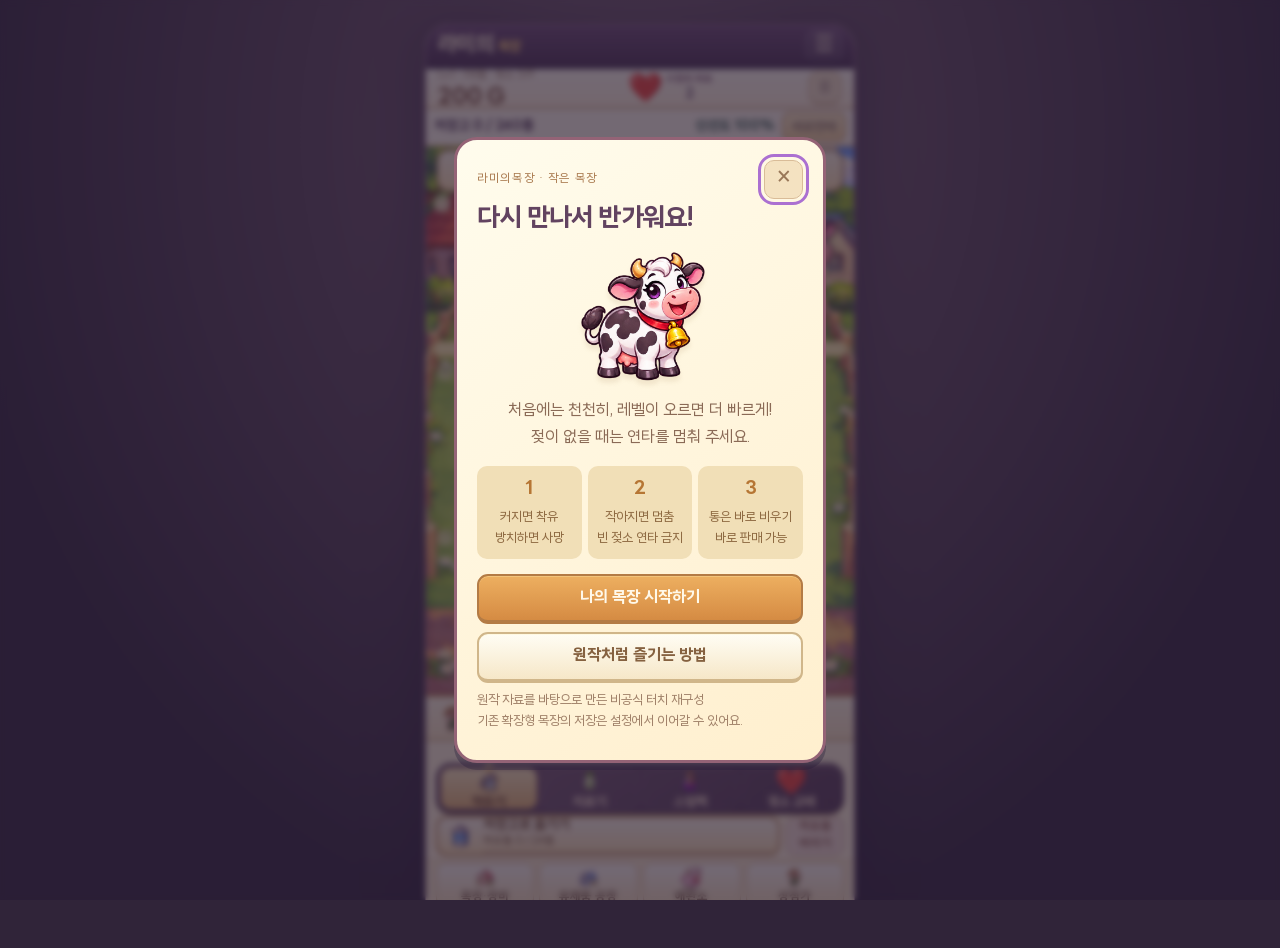
<file: index.html>
<!doctype html>
<html lang="ko"><head><meta name="author" content="체니"><meta name="copyright" content="© 2026 체니. All rights reserved."><meta charset="UTF-8"><meta name="viewport" content="width=device-width,initial-scale=1,viewport-fit=cover"><meta name="theme-color" content="#52405d"><meta name="apple-mobile-web-app-capable" content="yes"><meta name="apple-mobile-web-app-status-bar-style" content="default"><meta name="description" content="짜요짜요타이쿤3의 착유와 도구 조작을 새 일러스트로 즐기는 비공식 터치 재구성"><link rel="manifest" href="./manifest.webmanifest"><link rel="apple-touch-icon" href="./assets/classic/cow-0.png"><link rel="icon" href="./assets/classic/cow-0.png"><link rel="stylesheet" href="./classic.css"><title>라미의목장</title></head>
<body><main id="game"><header class="top"><div><span class="eyebrow">다시 만난, 그때 그 목장</span><h1>라미의<span>목장</span></h1></div><div class="top-actions"><button class="menu-button" data-action="settings" aria-label="게임 설정">☰</button></div></header><section class="hud" aria-label="목장 현황"><div><small id="season">1개월 · 작은 목장</small><strong id="coins">0 G</strong></div><div class="fruit"><span class="heart-icon" role="img" aria-label="사랑의 하트">❤️</span><div><small>사랑의 하트</small><strong id="fruit">0</strong></div></div><button class="pause-button" id="pause" data-action="pause" aria-label="일시정지">Ⅱ</button></section><section class="storage-summary" aria-label="저장고와 신선도"><span id="storage-text"></span><span id="freshness-text"></span><button id="quick-sell" data-action="quickSell" title="착유통과 저장고의 우유를 모두 판매">바로판매</button></section><section class="pasture" aria-label="젖소 목장"><div class="ranch-sign"><span id="ranch-title">세 마리로 시작하는 작은 목장</span><small id="growth-text">Lv.1 · 천천히 적응하기</small></div><div class="herd" id="herd"></div><div class="farm-caption">우유 한 통에 담는, 작은 행복</div></section><section class="merchant" id="merchant" aria-label="원유 상인"></section><div class="hint" role="status" id="hint">착유 도구로 젖소를 눌러 보세요.</div><section class="workbench"><div class="tools" id="tools" aria-label="도구 선택"></div><div class="transfer-actions"><button class="transfer" data-action="transfer"><img src="./assets/classic/prop-4.png" alt=""><span><b id="transfer-title">저장고로 옮기기 <kbd>0</kbd></b><small id="carry-text"></small><i class="gauge"><i id="carry-fill"></i></i></span></button><button class="discard-button" data-action="discard">착유통<br>버리기</button></div></section><nav class="bottom-nav" aria-label="목장 관리"><button data-action="shop"><img src="./assets/classic/prop-10.png" alt=""><span>목장·장비</span></button><button data-action="factory"><img src="./assets/classic/prop-11.png" alt=""><span>유제품 공장</span></button><button data-action="pet"><img src="./assets/classic/cow-5.png" alt=""><span>애완소</span></button><button data-action="stocks"><img src="./assets/classic/prop-8.png" alt=""><span>상점가</span></button></nav><footer><span id="save-state">기기에 자동 저장</span><span>© 2026 체니 · v3.5.1</span></footer></main><div id="toast" role="status" aria-live="polite"></div><dialog id="modal"><div id="sheet"></div></dialog><script type="module" src="./classic-app.mjs"></script></body></html>
</file>
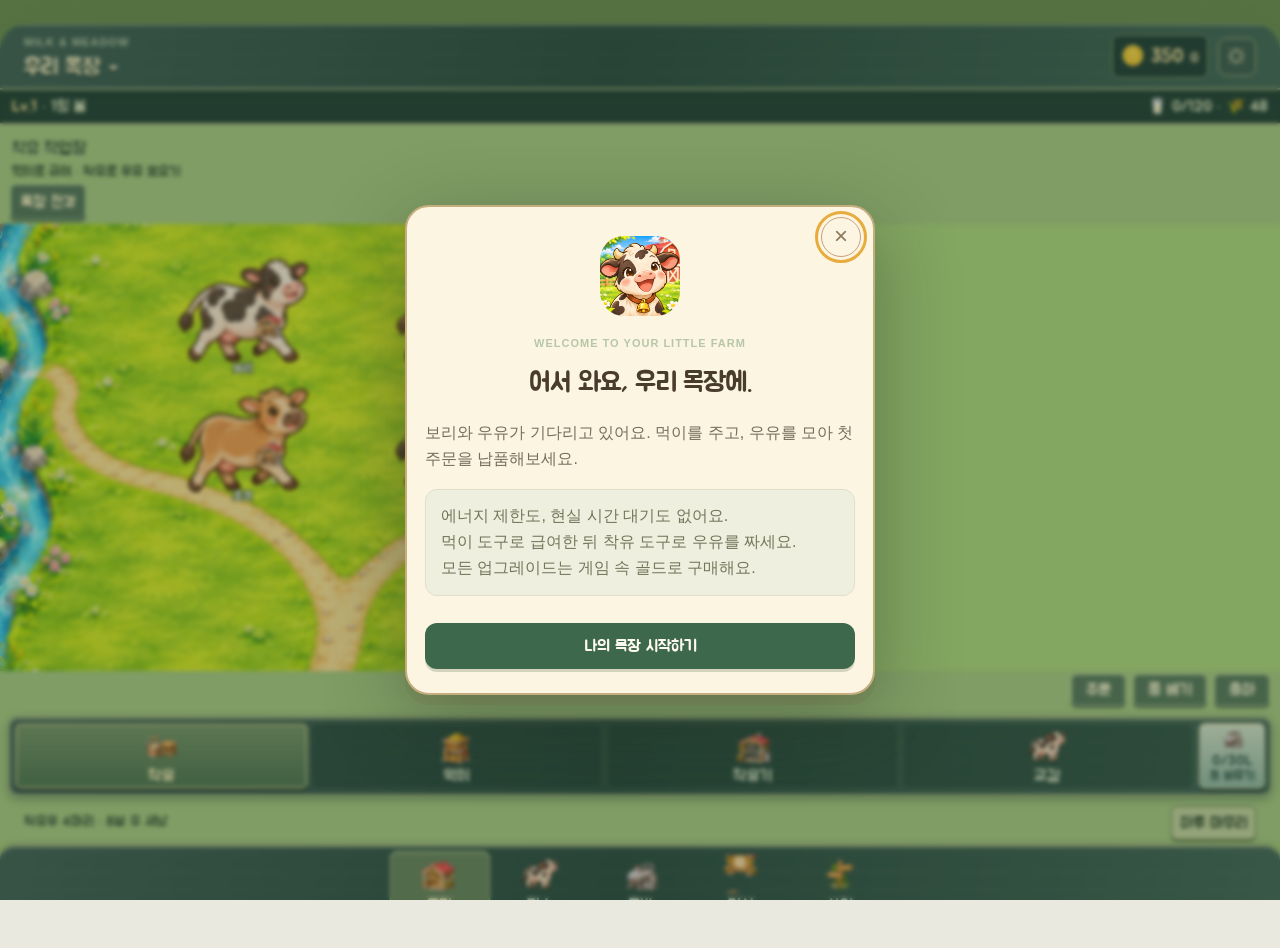
<file: expanded.html>
<!doctype html>
<html lang="ko"><head><meta charset="UTF-8"><meta name="viewport" content="width=device-width,initial-scale=1,viewport-fit=cover"><meta name="theme-color" content="#f9f4e7"><meta name="apple-mobile-web-app-capable" content="yes"><meta name="apple-mobile-web-app-status-bar-style" content="default"><meta name="description" content="원하는 만큼 머무는 작은 목장. 젖소와 송아지를 돌보고, 우유와 치즈를 만들어 나만의 목장을 키워보세요."><link rel="manifest" href="./manifest.webmanifest"><link rel="apple-touch-icon" href="./assets/icon-2d.png"><link rel="icon" href="./assets/icon-2d.png"><link rel="stylesheet" href="./style.css"><title>우리 목장 · Milk & Meadow</title></head>
<body><div id="app"></div><div id="toast" role="status" aria-live="polite"></div><dialog id="modal"></dialog><script src="./phaser.min.js"></script><script type="module" src="./app.mjs"></script></body></html>
</file>
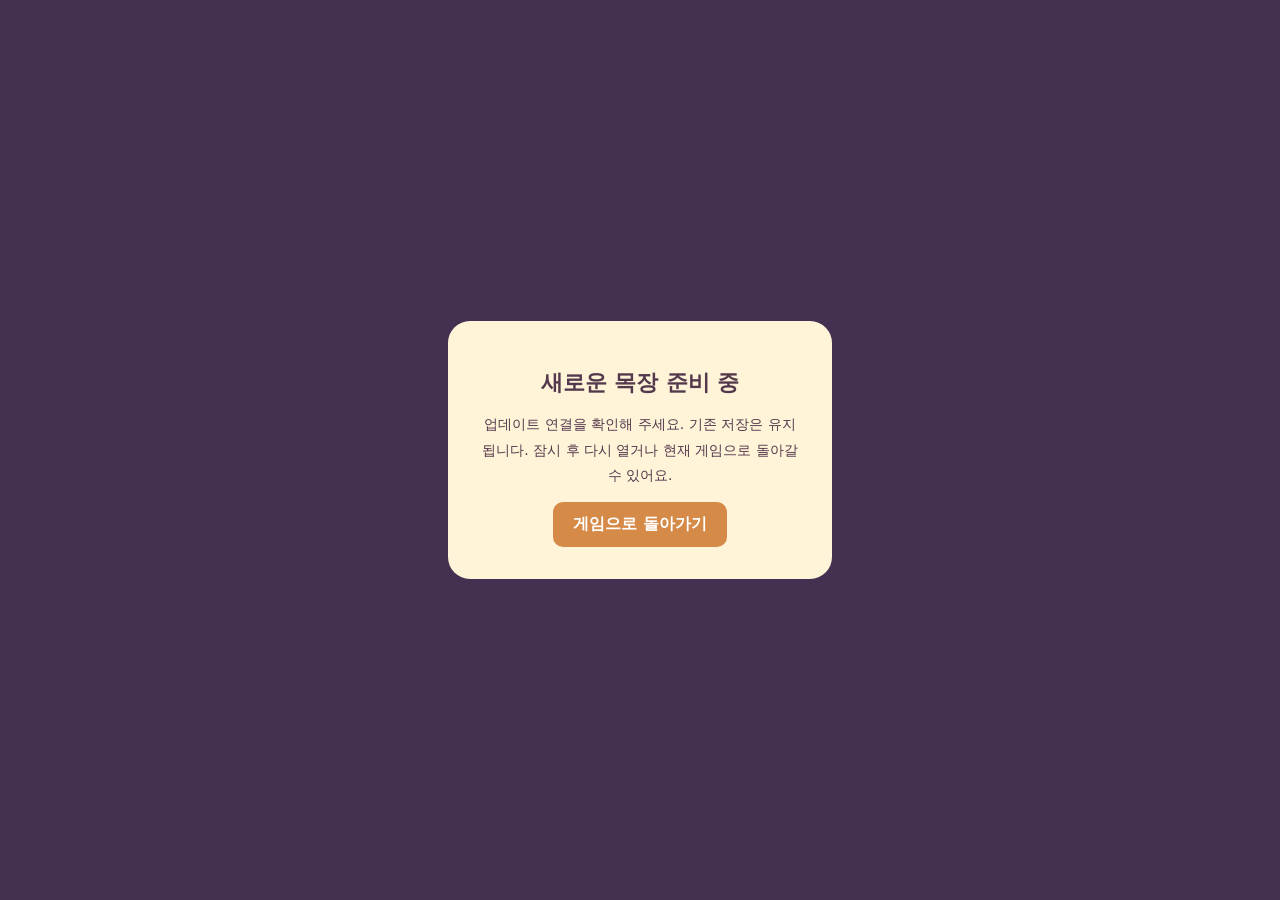
<file: update.html>
<!doctype html><html lang="ko"><meta charset="utf-8"><meta name="viewport" content="width=device-width,initial-scale=1"><meta name="theme-color" content="#443050"><title>라미의목장 업데이트</title><style>body{margin:0;min-height:100svh;display:grid;place-items:center;background:#443050;font-family:system-ui,sans-serif;color:#54394d}main{margin:24px;padding:32px;max-width:320px;text-align:center;background:#fff4d8;border-radius:22px}h1{font-size:22px}p{font-size:14px;line-height:1.8}a{display:inline-block;padding:12px 20px;border-radius:10px;background:#d68a47;color:white;text-decoration:none;font-weight:700}[hidden]{display:none!important}</style><main><h1>새로운 목장 준비 중</h1><p id="status">최신 버전을 가져오고 있어요.<br>기존 돈과 목장은 그대로 유지됩니다.</p><a href="./" id="fallback" hidden>게임으로 돌아가기</a></main><script>
(async()=>{try{if(!('serviceWorker' in navigator)){location.replace('./');return;}const reg=await navigator.serviceWorker.register('./sw.js',{updateViaCache:'none'});if(!reg.installing)await reg.update();const worker=reg.installing||reg.waiting;if(worker&&worker.state!=='activated'){await new Promise((resolve,reject)=>{const limit=setTimeout(()=>reject(Error('timeout')),45000);const check=()=>{if(worker.state==='activated'){clearTimeout(limit);resolve();}else if(worker.state==='redundant'){clearTimeout(limit);reject(Error('install'));}};worker.addEventListener('statechange',check);check();});}await navigator.serviceWorker.ready;location.replace('./');}catch{document.getElementById('status').textContent='업데이트 연결을 확인해 주세요. 기존 저장은 유지됩니다. 잠시 후 다시 열거나 현재 게임으로 돌아갈 수 있어요.';document.getElementById('fallback').hidden=false;}})();
</script></html>
</file>
<file: classic.css>
@font-face{font-family:LineSeed;src:url('./assets/fonts/LINESeedKR-Rg.woff2') format('woff2');font-weight:400;font-style:normal;font-display:swap}
@font-face{font-family:LineSeed;src:url('./assets/fonts/LINESeedKR-Bd.woff2') format('woff2');font-weight:700;font-style:normal;font-display:swap}
:root{font-family:LineSeed,system-ui,sans-serif;font-synthesis:none;color:#513948;background:#302439;--ink:#513948;--muted:#8a6c5c;--cream:#fff5da;--purple:#65456f;--gold:#e8a04f;--line:#dcc197;color-scheme:light}
*{box-sizing:border-box}body{margin:0;min-height:100svh;background:radial-gradient(ellipse at 50% 15%,#816578,#302439 75%)}button,input,select{font:inherit}button{cursor:pointer;touch-action:manipulation;-webkit-tap-highlight-color:transparent}button:focus-visible,a:focus-visible{outline:3px solid #ab70d1;outline-offset:3px}button:disabled{cursor:default;opacity:.5}button,a,input{touch-action:manipulation}button:active:not(:disabled){transform:translateY(1px)}button img{pointer-events:none}img{max-width:100%;object-fit:contain}h1,h2,h3,p{margin:0}h1,h2,h3,strong,b{font-weight:700}a{color:#76518b}small{font-size:11px}[hidden]{display:none!important}
#game{max-width:430px;min-height:100svh;margin:0 auto;background:#fff3d6;position:relative;overflow:hidden;box-shadow:0 0 60px #180e2b70;padding-top:env(safe-area-inset-top);padding-bottom:env(safe-area-inset-bottom)}
.top{height:61px;display:flex;align-items:center;justify-content:space-between;gap:10px;padding:8px 15px;background:linear-gradient(180deg,#6c4b72,#48304f);border-bottom:3px solid #35213d;color:#fff1d4}.top>div{min-width:0}.top h1{font-size:23px;line-height:1.15;letter-spacing:-1px}.top h1 span{color:#ffd17a}.eyebrow{display:block;font-size:9px;letter-spacing:1px;color:#e8cbb3;line-height:1.5}.menu-button,.pause-button{display:grid;place-items:center;width:41px;height:40px;flex:none;border:1px solid #ffffff40;border-bottom:3px solid #2a17384d;border-radius:11px;background:#ffffff12;color:inherit;font-size:22px}.pause-button{width:35px;height:35px;background:#f3e3c3;color:#715357;border-color:#d9bd99;font-size:17px}
.hud{height:55px;background:linear-gradient(#fffbed,#fff1d6);border-bottom:2px solid #d2b185;padding:7px 13px;display:flex;align-items:center;justify-content:space-between;gap:9px}.hud>div{min-width:0}.hud strong{display:block;color:#7a4d34;font-size:21px;line-height:1.2}.hud span,.hud small{font-size:10px;color:#97775d}.hud strong span{font-size:11px;color:#8c6649}.hud .fruit{display:flex;gap:3px;align-items:center;color:#8d5b7d;font-weight:700;font-size:14px}.fruit img{width:28px;height:28px}.hud>div:nth-child(2){text-align:center}.hud>div:nth-child(2) strong{font-size:14px;color:#6a526a}
.pasture{position:relative;height:365px;background:#b4d667 url('./assets/classic/pasture.webp') center center/100% 100% no-repeat;border-bottom:3px solid #bf8b52;isolation:isolate}.ranch-sign{position:absolute;z-index:2;top:9px;left:50%;transform:translateX(-50%);padding:5px 15px;border:2px solid #a2774d;border-radius:20px;background:linear-gradient(#fff9e4,#ffe4af);box-shadow:0 3px 0 #80543036;color:#765134;white-space:nowrap;font-size:11px;font-weight:700;max-width:85%;overflow:hidden;text-overflow:ellipsis}.herd{position:absolute;inset:102px 17px 24px;display:grid;grid-template-columns:repeat(3,minmax(0,1fr));grid-template-rows:repeat(3,minmax(0,1fr));gap:5px 11px}.cow-slot{position:relative;min-width:0;min-height:0;display:flex;flex-direction:column;align-items:center;justify-content:flex-end;padding:0 3px 5px;border:0;border-radius:16px;background:transparent;isolation:isolate;color:#554d37}.cow-slot:before{content:'';position:absolute;z-index:-1;bottom:8px;width:85%;height:25%;border-radius:50%;background:#709c3d24}.cow-art{width:100%;height:calc(100% - 14px);object-fit:contain;filter:drop-shadow(0 3px 1px #526a3938);transform-origin:center bottom}.slot-number{position:absolute;top:4px;left:1px;width:18px;height:18px;display:grid;place-items:center;background:#fff5ccdd;border:1px solid #bbad6d;border-radius:6px;color:#7a7447;font-size:10px;line-height:1;z-index:2}.cow-label{position:relative;display:block;font-size:10px;line-height:15px;min-height:15px;white-space:nowrap;padding:0 6px;border-radius:5px;color:#57442e;background:#fff9deed;font-weight:700;max-width:100%;overflow:hidden;text-overflow:ellipsis}.milk-bar{position:absolute;height:4px;bottom:0;width:65%;border-radius:4px;overflow:hidden;background:#63804677;box-shadow:0 1px 0 #fff6}.milk-bar i{display:block;height:100%;background:#fff7d5;border-radius:inherit;transition:width .2s}.cow-slot.ready .cow-label{background:#fff0a9;color:#855119;box-shadow:0 0 0 1px #d8b54c}.cow-slot.ready .cow-art{filter:drop-shadow(0 0 4px #fff1a5) drop-shadow(0 3px 1px #526a3938)}.cow-slot.empty{border:1px dashed #fff5c18a;background:#ffffff0c;justify-content:center;box-shadow:inset 0 0 15px #839e3d0c;color:#5b7336;font-size:19px}.cow-slot.empty:before{display:none}.cow-slot.empty .cow-label{font-size:9px;color:#617443;background:#f4f5ca96;font-weight:400;margin-top:3px}.cow-slot.empty .slot-number{opacity:.7}.cow-slot.sick .cow-label{background:#f4d3ed;color:#8c4a77}.cow-slot.sick .cow-art{filter:saturate(.65) drop-shadow(0 2px 1px #526a3944)}.cow-slot.danger .cow-label{background:#ffd3be;color:#a34735}.threat-art{position:absolute;right:-5px;bottom:12px;width:53%;height:62%;object-fit:contain;z-index:3;filter:drop-shadow(0 3px 1px #69452e44);animation:threat-bob .5s ease-in-out infinite alternate}.farm-caption{position:absolute;bottom:6px;left:0;right:0;text-align:center;font-size:9px;color:#8b623b;font-weight:700;letter-spacing:.2px}.pasture .reward-pop{position:absolute;left:50%;top:45%;transform:translate(-50%,-50%)}
.merchant{width:100%;height:49px;border:0;border-bottom:2px solid #ceb181;padding:5px 14px;background:linear-gradient(#fff6dd,#f9e7bf);display:flex;align-items:center;justify-content:space-between;gap:8px;color:#79583f;text-align:left}.merchant>img{width:42px;height:43px;flex:none;object-fit:contain}.merchant div{flex:1;min-width:0}.merchant strong,.merchant b{display:block;font-size:12px;line-height:1.35}.merchant span,.merchant small{font-size:10px;line-height:1.4}.merchant.arrived{background:linear-gradient(#ffecb7,#f9d798);border-color:#bf945b}.merchant.arrived strong{color:#93532e}.merchant>span:last-child{font-size:15px;color:#bd7a3d;font-weight:700}
.hint{min-height:28px;padding:6px 11px 4px;font-size:11px;line-height:16px;text-align:center;color:#8a6546;word-break:keep-all}.workbench{padding:0 11px 7px}.tools{display:grid;grid-template-columns:repeat(4,minmax(0,1fr));gap:6px;padding:7px;background:linear-gradient(145deg,#775971,#4f354f);border:2px solid #432d48;border-bottom-width:4px;border-radius:15px;box-shadow:inset 0 1px 0 #b696a2,0 2px 0 #d5b885}.tool{min-width:0;height:64px;display:flex;flex-direction:column;justify-content:center;align-items:center;gap:0;border:1px solid #ffffff18;border-radius:9px;background:#ffffff06;color:#f6e0c7;font-size:11px;font-weight:700;position:relative}.tool img{height:42px;width:47px;filter:drop-shadow(0 2px 1px #24152a55)}.tool small{font-size:8px;font-weight:400;color:#dcc2cb}.tool.selected{border-color:#edb969;background:linear-gradient(#ffedbd,#e8b873);color:#68412c;box-shadow:0 2px 0 #39243f80,inset 0 1px 0 #fff7d8}.tool.selected small{color:#8a613d}.tool.selected:after{content:'';position:absolute;top:-5px;left:50%;transform:translateX(-50%) rotate(45deg);width:7px;height:7px;background:#f2c779;border-top:1px solid #ffedb4;border-left:1px solid #ffedb4}.transfer{width:100%;margin-top:7px;min-height:48px;border:2px solid #ba8954;border-bottom-width:4px;border-radius:11px;background:linear-gradient(#fff9e9,#f9e1ae);color:#795433;padding:4px 10px;display:flex;align-items:center;gap:9px;text-align:left}.transfer img{width:40px;height:39px;object-fit:contain}.transfer>span{display:block;flex:1;min-width:0}.transfer b,.transfer strong{font-size:13px;display:block}.transfer span,.transfer small{font-size:10px}.gauge{display:block;font-style:normal;height:6px;background:#e7cca6;border:1px solid #c09a6c;border-radius:5px;overflow:hidden;margin-top:4px;min-width:65px}.gauge i{display:block;height:100%;background:linear-gradient(90deg,#bd91bd,#855b96);border-radius:inherit;transition:width .2s}.storage-line{display:flex;justify-content:space-between;gap:7px;font-size:10px;color:#9a7957;padding:5px 2px 0}.storage-line b{color:#806246}
.bottom-nav{display:grid;grid-template-columns:repeat(4,minmax(0,1fr));gap:6px;padding:8px 11px 5px;border-top:1px solid #e4cda4;background:#f8e9c8}.bottom-nav button{min-width:0;min-height:43px;border:1px solid #d2b589;border-bottom-width:3px;border-radius:9px;background:linear-gradient(#fffcf0,#f5e1b8);color:#76583f;font-size:11px;font-weight:700;display:flex;align-items:center;justify-content:center;gap:2px}.bottom-nav img{width:25px;height:29px;object-fit:contain}.footer,footer{display:flex;justify-content:space-between;gap:5px;background:#f8e9c8;padding:5px 13px 8px;font-size:8px;line-height:1.3;color:#a08766}
#modal{padding:0;border:0;background:transparent;color:var(--ink);width:calc(100% - 30px);max-width:372px;max-height:calc(100svh - 36px);overflow:visible;margin:auto}#modal::backdrop{background:#281d35a6;backdrop-filter:blur(3px)}#sheet{background:linear-gradient(145deg,#fffced,#ffefce);border:3px solid #946376;border-radius:23px;box-shadow:0 7px 0 #291b3b55;padding:20px;overflow-y:auto;overscroll-behavior:contain;max-height:calc(100svh - 38px);scrollbar-width:thin;scrollbar-color:#d3ad96 transparent}#sheet h2{font-size:24px;letter-spacing:-.8px;line-height:1.25;color:#624360;margin:3px 0 9px}#sheet h3{font-size:15px;line-height:1.5;color:#735242}#sheet p{font-size:13px;line-height:1.7;color:#8a6a56;word-break:keep-all;margin:8px 0 13px}#sheet .eyebrow{font-size:10px;letter-spacing:.7px;color:#aa7b50}#sheet .sheet-top{display:flex;align-items:center;justify-content:space-between;gap:10px;margin-bottom:5px}.sheet-top h2{margin:0!important}.close{flex:none;width:34px;height:34px;border:1px solid #d9bc98;border-radius:10px;background:#f4e2c1;color:#997758;font-size:23px;line-height:1}.primary,.secondary,.danger-button,.update-button{width:100%;display:block;border:2px solid #b37b45;border-bottom-width:4px;border-radius:11px;min-height:44px;padding:10px 9px;margin-top:8px;background:linear-gradient(#edaf60,#d58b43);color:#fff9ea;font-size:14px;font-weight:700;line-height:1.4;text-align:center;text-decoration:none;box-shadow:inset 0 1px 0 #fff2b94d}.secondary{background:linear-gradient(#fffdf4,#f6e7c8);border-color:#d0b68a;color:#856140}.danger-button{border-color:#c99585;background:linear-gradient(#fff7ed,#f6e0d3);color:#b27161}.update-button{border-color:#b49aba;background:linear-gradient(#fff7ff,#ecdbed);color:#7c5286}.button-row{display:flex;gap:7px}.button-row>*{flex:1;min-width:0}.mini{font-size:10px!important;line-height:1.65!important;color:#a1826a!important;margin:8px 0!important}.center{text-align:center}.intro-art{width:128px;height:128px;display:block;object-fit:contain;margin:4px auto 8px;filter:drop-shadow(0 5px 2px #8a63321c)}.steps{display:grid;grid-template-columns:repeat(3,minmax(0,1fr));gap:6px;margin:15px 0}.steps>div,.steps>span{padding:9px 3px;border-radius:10px;background:#f1dfb7;color:#8f6b43;font-size:10px;line-height:1.5;text-align:center}.steps b{display:block;font-size:16px;color:#b67634;margin-bottom:3px}.item{padding:12px 0;border-top:1px solid #e6d0ac}.item:first-child{border-top:0}.item-row{display:flex;gap:9px;align-items:center;justify-content:space-between}.item-row>img{width:48px;height:48px;object-fit:contain;flex:none}.item-row>div{flex:1;min-width:0}.item-row p{font-size:11px!important;margin:2px 0!important}.item-row strong,.item-row b{font-size:13px}.item-row button{width:auto;min-width:72px;min-height:39px;margin:0;padding:7px;font-size:11px;flex:none}.tabs{display:flex;gap:5px;background:#ead5b2;padding:4px;border-radius:10px;margin:12px 0}.tabs button{flex:1;min-width:0;border:0;border-radius:7px;background:transparent;color:#977250;font-size:11px;font-weight:700;padding:9px 4px;min-height:37px}.tabs button.active{color:#775182;background:#fff7e5;box-shadow:0 2px 0 #c5a783}.merchant-portrait{float:left;width:88px;height:100px;object-fit:contain;margin:0 10px 5px 0}.field{display:block;margin:12px 0 6px;font-size:12px;color:#8c694e}input,select{max-width:100%;width:100%;padding:10px;border:1px solid #d6b68e;border-radius:8px;background:#fffcf1;color:#775844;font-size:16px;min-height:43px}input[type=checkbox]{width:auto;min-height:0;accent-color:#92629d}.facts{clear:both;display:grid;grid-template-columns:repeat(3,minmax(0,1fr));gap:6px;margin:12px 0}.facts>div,.facts>span{border-radius:9px;background:#f0dfbd;padding:10px;font-size:11px;color:#977050}.facts b{display:block;color:#80533a;font-size:18px;margin-top:3px}.product-grid{display:grid;grid-template-columns:repeat(2,minmax(0,1fr));gap:8px;margin:12px 0}.product-grid .item{border:1px solid #dfc39a;border-radius:12px;background:#fff8e4;padding:10px;text-align:center}.product-grid .item button{font-size:11px;min-height:39px;padding:7px 4px}.product-icon{font-size:30px;display:block;line-height:1.5}.pet-art{display:block;max-width:160px;height:145px;object-fit:contain;margin:8px auto}.link{display:block;margin:12px 0 3px;text-align:center;font-size:11px;color:#956c99;text-underline-offset:3px}.reward-pop{z-index:8;background:#fff6ce;border:2px solid #d7a64e;border-radius:15px;padding:8px 13px;color:#9f5e2d;font-weight:700;font-size:15px;box-shadow:0 4px 0 #8e632c22;pointer-events:none;white-space:nowrap;animation:reward-up 1.2s ease-out both}#toast{position:fixed;z-index:100;left:50%;bottom:calc(24px + env(safe-area-inset-bottom));transform:translate(-50%,12px);max-width:calc(100% - 32px);width:max-content;padding:11px 17px;border:1px solid #ac7e8f;border-radius:12px;background:#61435dec;color:#fff4d5;font-size:13px;line-height:1.5;box-shadow:0 4px 12px #24132938;opacity:0;transition:.2s;pointer-events:none}#toast.show{opacity:1;transform:translate(-50%,0)}
@keyframes threat-bob{to{transform:translateY(-3px) rotate(3deg)}}@keyframes reward-up{0%{opacity:0;translate:0 8px}15%,75%{opacity:1}100%{opacity:0;translate:0 -18px}}
@media(min-width:600px){body{padding:24px 0}#game{border:1px solid #a27b94;border-radius:24px;min-height:0}.pasture{height:385px}}
@media(max-height:760px){.top{height:55px}.top h1{font-size:21px}.hud{height:49px}.pasture{height:310px}.herd{inset:86px 16px 22px;gap:4px 11px}.ranch-sign{top:6px;font-size:10px;padding:4px 12px}.cow-label{font-size:9px;line-height:13px;min-height:13px}.cow-art{height:calc(100% - 12px)}.merchant{height:43px}.merchant>img{height:38px;width:36px}.hint{min-height:25px;padding-top:5px;font-size:10px}.tool{height:56px}.tool img{height:36px;width:41px}.transfer{min-height:43px;margin-top:5px}.transfer img{height:34px}.bottom-nav{padding-top:6px}.bottom-nav button{min-height:39px}.footer,footer{padding-top:4px;padding-bottom:6px}.workbench{padding-bottom:5px}}
@media(max-height:690px){.top{height:51px;padding:5px 13px}.top h1{font-size:20px}.eyebrow{font-size:8px}.menu-button{height:35px;width:36px}.hud{height:47px;padding:5px 12px}.hud strong{font-size:19px}.pasture{height:274px}.herd{inset:75px 16px 19px;gap:3px 10px}.slot-number{width:15px;height:15px;font-size:8px;top:1px}.cow-label{font-size:9px;line-height:12px;min-height:12px}.cow-slot{padding-bottom:4px}.farm-caption{bottom:3px;font-size:8px}.ranch-sign{top:5px;padding:3px 11px}.merchant{height:40px;padding:3px 12px}.merchant>img{height:35px;width:33px}.merchant strong,.merchant b{font-size:11px}.merchant small,.merchant span{font-size:9px}.hint{min-height:23px;font-size:10px;line-height:14px;padding:4px 8px 3px}.workbench{padding:0 10px 4px}.tools{padding:5px;gap:5px;border-radius:12px}.tool{height:51px;font-size:10px}.tool img{height:32px;width:38px}.transfer{min-height:41px;padding:3px 8px}.transfer img{height:30px;width:34px}.transfer b,.transfer strong{font-size:12px}.storage-line{font-size:9px;padding-top:4px}.bottom-nav{padding:5px 10px 3px}.bottom-nav button{min-height:36px;font-size:10px}.bottom-nav img{width:23px;height:25px}.footer,footer{font-size:8px;padding:4px 12px 5px}#sheet{padding:16px}#sheet h2{font-size:21px}.intro-art{height:100px;width:100px}.steps{margin:10px 0}}
@media(prefers-reduced-motion:reduce){*,*:before,*:after{animation:none!important;transition:none!important}}

/* Match the classic screen's semantic markup. */
.ranch-sign>span,.ranch-sign>small{display:block;text-align:center}.ranch-sign>small{font-size:8px;line-height:1.5;font-weight:400;margin-top:1px;color:#9a7148}.ranch-sign>span{line-height:1.4}
.hud .fruit strong{font-size:17px;color:#9b5e7e}.hud .fruit{flex-direction:row;justify-content:center}
.cow-slot.empty>b{font-size:23px;line-height:1.1;font-weight:400;color:#718840}.cow-slot.empty>small{font-size:9px;line-height:1.4;color:#6c7d45;margin-top:3px;background:#ffffd880;padding:1px 5px;border-radius:5px;white-space:nowrap}
.merchant>button{flex:none;min-height:34px;padding:6px 10px;border:1px solid #b87f42;border-bottom-width:3px;border-radius:9px;background:linear-gradient(#edb76a,#d99548);color:#fffaf0;font-size:11px;font-weight:700;box-shadow:inset 0 1px 0 #fff6c67a}.merchant>button:active{border-bottom-width:1px}
.transfer>span>small{display:block;line-height:1.4;margin-top:1px}.transfer kbd{font-family:inherit;font-size:9px;display:inline-grid;place-items:center;width:17px;height:16px;margin-left:4px;border-radius:4px;background:#ddc398;color:#8b643b;vertical-align:1px}.transfer .gauge{width:100%;margin-top:3px}.transfer .gauge i{display:block}
.product-art{width:60px;height:60px;object-fit:contain;vertical-align:middle}.product-icon{min-height:62px;line-height:1}.facts>div{text-align:center;padding:10px 4px}.facts small{font-size:10px}.facts b{font-size:17px;margin:0 0 3px}
@media(max-height:690px){.ranch-sign>small{font-size:7px;line-height:1.3}.ranch-sign>span{font-size:9px}.cow-slot.empty>b{font-size:19px}.cow-slot.empty>small{font-size:8px}.merchant>button{min-height:30px;padding:4px 8px;font-size:10px}.transfer kbd{height:14px;width:15px;font-size:8px}.transfer>span>small{font-size:9px}}
/* Final portrait composition: larger cows, generous pasture, legible sign. */
.top h1 span{font-size:.72em;margin-left:5px;letter-spacing:-.5px}.pasture{height:360px}.herd{inset:83px 12px 24px;gap:5px 9px}.cow-art{flex-shrink:0;height:calc(100% - 16px);width:112%;max-width:112%}.cow-slot.empty{margin:3px}.bottom-nav button{flex-direction:column;gap:0;min-height:54px}.bottom-nav span{white-space:nowrap;font-size:10px}.bottom-nav img{height:29px;width:32px}.hint{background:#fff3d6}.storage-line{line-height:1.5}.ranch-sign{width:86%;max-width:none;text-align:center;white-space:normal}.ranch-sign small{font-weight:400;font-size:9px;margin-top:2px}.merchant small{display:block}.merchant{height:56px}.merchant>button{min-height:38px}.pasture .reward-pop{padding:5px 9px;font-size:13px}
@media(max-height:760px){.pasture{height:302px}.herd{inset:65px 12px 20px}.bottom-nav button{min-height:46px}.bottom-nav img{height:25px}.merchant{height:49px}}
@media(max-height:690px){.pasture{height:254px}.herd{inset:58px 12px 19px}.bottom-nav button{min-height:42px}.merchant{height:43px}.ranch-sign{padding:3px 9px}.ranch-sign span{font-size:9px}.ranch-sign small{font-size:8px}.bottom-nav img{height:21px}.cow-label{font-size:8px}.top h1{font-size:23px}}
/* Fast milk survival: the whole cow visibly swells and dries out. */
.cow-slot .cow-art{transform:scale(var(--cow-scale,1)) scaleX(var(--cow-wide,1));transform-origin:50% 85%;transition:transform .16s linear,filter .16s;pointer-events:none}.cow-slot.swollen .cow-art{filter:drop-shadow(0 0 5px #ffe39b) drop-shadow(0 3px 1px #69702c55)}.cow-slot.swollen .milk-bar i{background:#efaa48}.cow-slot.danger:not(.dead) .cow-art{filter:drop-shadow(0 0 6px #e44d58);animation:cow-danger .22s infinite alternate}.cow-slot.danger .cow-label{background:#b94255;color:#fff4db;box-shadow:0 0 0 1px #ffe5a0;z-index:5}.cow-slot.danger .milk-bar i{background:#df5862}.cow-slot.dry .cow-art{filter:saturate(.5) sepia(.15)}.cow-slot.dry .cow-label{color:#984d64;background:#f2c7cf}.cow-slot.dead .cow-art{transform:scale(.55) rotate(-12deg);opacity:.28;filter:grayscale(1)}.cow-slot.dead .cow-label{color:#fff1e4;background:#826b81;z-index:4;font-size:9px}.death-mark{position:absolute;top:10%;left:40%;font-size:28px;font-weight:700;color:#9a698b;z-index:3}.discard-button{border:1px solid #c7a58d;border-radius:7px;background:#f4e0cf;color:#956352;padding:4px 6px;font-size:10px;min-height:28px}.storage-line{align-items:center;gap:4px}.top h1{font-size:25px}.cow-slot .cow-label{pointer-events:none}
@keyframes cow-danger{from{translate:-1px 0}to{translate:1px 0}}
@media(max-height:690px){.top h1{font-size:24px}.discard-button{font-size:9px;min-height:24px;padding:3px 5px}.storage-line{font-size:8px}.cow-slot.dead .cow-label{font-size:8px}}
@media(prefers-reduced-motion:reduce){.cow-slot .cow-art{animation:none!important;transition:none!important}}
/* Keep the two vital storage readings directly below the wallet. */
.storage-summary{display:flex;justify-content:space-between;align-items:center;gap:8px;padding:10px 13px;background:#fff9e8;border-bottom:2px solid #caa16f;line-height:1.35;min-height:43px}.storage-summary span{font-size:16px;font-weight:700;white-space:nowrap;color:#513b55;font-variant-numeric:tabular-nums}.storage-summary #freshness-text{color:#315c4b}.transfer-actions{display:flex;gap:7px;align-items:stretch;margin-top:7px}.transfer-actions .transfer{flex:1;min-width:0;margin-top:0}.transfer-actions .discard-button{width:62px;flex:none;margin:0;font-size:11px;line-height:1.4;font-weight:700;border-radius:10px}.pasture{height:348px}
@media(max-height:760px){.pasture{height:290px}}
@media(max-height:690px){.pasture{height:242px}.storage-summary{padding:8px 11px;min-height:39px}.storage-summary span{font-size:15px}.transfer-actions{margin-top:5px}.transfer-actions .discard-button{width:54px;font-size:10px}}
@media(max-width:350px){.storage-summary{padding-inline:8px;gap:4px}.storage-summary span{font-size:14px}}
/* Readable game-wide scale: do not shrink typography on shorter phones. */
body{font-size:16px}.top{height:65px;padding:9px 14px}.top h1{font-size:29px;letter-spacing:-1px}.top h1 span{font-size:19px}.eyebrow{font-size:11px}.menu-button{width:43px;height:43px;font-size:24px}.hud{height:58px;padding:7px 13px}.hud small,.hud span{font-size:13px}.hud strong{font-size:24px}.hud .fruit img{width:36px;height:36px}.hud .fruit strong{font-size:19px}.pause-button{height:39px;width:39px}.storage-summary{min-height:43px;padding:9px 12px}.storage-summary span{font-size:17px}.pasture{height:310px}.herd{inset:55px 9px 19px;gap:7px 10px}.ranch-sign{top:6px;width:95%;padding:6px 7px;border-radius:13px}.ranch-sign span,.ranch-sign>span{font-size:14px;line-height:1.35}.ranch-sign small,.ranch-sign>small{font-size:11px;line-height:1.35}.cow-slot{padding:0;overflow:visible}.cow-slot .cow-art{position:absolute;bottom:18px;left:-7%;width:114%;max-width:114%;height:88px;object-fit:contain}.cow-label{position:absolute;bottom:0;left:0;right:0;max-width:100%;font-size:12px;line-height:20px;min-height:20px;padding:0 2px;z-index:4}.cow-slot.dead .cow-label{font-size:11px}.slot-number{height:21px;width:21px;font-size:12px;top:0;left:0}.milk-bar{bottom:-4px;height:5px}.cow-slot.empty{margin:2px}.cow-slot.empty>b{font-size:29px}.cow-slot.empty>small{font-size:12px;padding:2px 3px}.farm-caption{font-size:10px;bottom:3px}.merchant{height:auto;min-height:66px;padding:6px 11px;gap:8px}.merchant>img{width:46px;height:53px}.merchant strong,.merchant b{font-size:15px;line-height:1.4}.merchant small,.merchant span{font-size:12px;line-height:1.45}.merchant>button{font-size:14px;min-height:43px;padding:7px 10px}.hint{font-size:13px;line-height:18px;min-height:30px;padding:5px 9px;word-break:keep-all}.workbench{padding:0 10px 8px}.tools{gap:6px;padding:6px}.tool{height:74px;font-size:15px;line-height:20px}.tool img{height:48px;width:53px}.transfer-actions{margin-top:7px;gap:7px}.transfer-actions .transfer{min-height:58px;padding:6px 8px}.transfer img{width:45px;height:44px}.transfer b,.transfer strong{font-size:15px}.transfer span,.transfer small,.transfer>span>small{font-size:12px;line-height:1.4}.transfer kbd{font-size:11px;height:18px;width:19px}.transfer-actions .discard-button{width:66px;font-size:13px;min-height:48px}.bottom-nav{padding:7px 10px 5px;gap:6px}.bottom-nav button{min-height:66px;padding:3px 2px;font-size:13px}.bottom-nav span{font-size:13px}.bottom-nav img{width:39px;height:37px}.footer,footer{font-size:10px;padding:6px 11px 9px}.footer span,footer span{white-space:nowrap}#toast{font-size:15px;line-height:1.5}
#sheet{font-size:16px;padding:20px}#sheet h2{font-size:26px}#sheet h3{font-size:19px}#sheet p{font-size:16px;line-height:1.65}#sheet .eyebrow{font-size:12px}.primary,.secondary,.danger-button,.update-button{font-size:16px;min-height:48px;padding:11px 10px}.close{width:39px;height:39px;font-size:26px}.mini{font-size:13px!important;line-height:1.6!important}.steps>div,.steps>span{font-size:13px;line-height:1.6}.steps b{font-size:19px}.item-row>img{width:65px;height:65px}.item-row p{font-size:14px!important}.item-row strong,.item-row b{font-size:16px}.item-row button{font-size:14px;min-height:44px}.tabs{flex-wrap:wrap}.tabs button{font-size:14px;min-height:43px}.field{font-size:15px}.facts>div,.facts>span{font-size:14px}.facts b{font-size:21px}.facts small{font-size:13px}.product-art{width:78px;height:78px}.product-icon{min-height:80px}.product-grid .item button{font-size:14px;min-height:44px;padding:9px 5px}.product-grid .item{padding:10px 8px}.pet-art{height:170px;max-width:180px}.intro-art{height:145px;width:145px}.link{font-size:14px;line-height:1.6}.item p{overflow-wrap:anywhere}
@media(max-width:360px){.storage-summary span{font-size:16px}.top h1{font-size:27px}.bottom-nav span{font-size:12px}.ranch-sign small,.ranch-sign>small{font-size:10px}.cow-slot.empty>small{font-size:11px}#sheet{padding:16px}}
/* Give occupied rows room for large cows; compact unused pasture rows. */
.pasture{height:auto;padding:83px 9px 21px}.herd{position:relative;inset:auto;gap:9px 10px;grid-template-rows:120px 58px 58px}.cow-slot .cow-art{height:88px}.ranch-sign{top:7px}.farm-caption{bottom:4px}
.quick-sale{padding:6px 10px 8px;background:#fff4d7}.quick-sale button{width:100%;min-height:46px;border:2px solid #9a6b32;border-radius:12px;background:linear-gradient(#ffe2a0,#efbd63);color:#654321;font:700 16px LineSeed,system-ui,sans-serif;box-shadow:0 2px 0 #c19653}.quick-sale button:disabled{opacity:.65}.quick-sale small{display:block;margin-top:5px;text-align:center;font-size:11px;color:#725639;line-height:1.4}
/* Keep all gameplay controls in the available phone screen. */
html,body{height:100%;overflow:hidden}body{min-height:0}
#game{height:100svh;min-height:0;display:grid;grid-template-rows:44px 44px 28px 54px minmax(0,1fr) 48px 26px 108px 56px 16px;overflow:hidden}
.top{height:auto;padding:3px 12px;border-bottom-width:2px}.top .eyebrow{display:none}.top h1{font-size:23px;line-height:1.1;letter-spacing:-.7px}.top h1 span{font-size:16px}.menu-button{width:36px;height:35px;font-size:22px}
.hud{height:auto;padding:3px 12px}.hud strong{font-size:23px}.hud small{font-size:11px}.fruit img{width:30px;height:30px}.hud .fruit{gap:5px}.hud .fruit small{display:block;color:#80586d;font-size:10px}.hud .fruit strong{font-size:17px}.pause-button{width:34px;height:34px}
.storage-summary{min-height:0;padding:3px 10px;align-items:center}.storage-summary span{font-size:15px;line-height:20px}
.quick-sale{padding:2px 10px 3px}.quick-sale button{min-height:33px;height:33px;font-size:15px}.quick-sale small{font-size:9px;line-height:12px;margin-top:3px;white-space:nowrap;letter-spacing:-.3px}
.pasture{height:auto;min-height:0;padding:39px 8px 5px;overflow:hidden}.ranch-sign{top:2px;padding:3px 7px;width:calc(100% - 20px);font-size:12px;line-height:15px;border-radius:12px}.ranch-sign small,.ranch-sign>small{font-size:10px;line-height:12px}.farm-caption{display:none}.herd{height:100%;min-height:0;gap:5px 8px}.cow-slot .cow-art{position:absolute;bottom:18px;height:calc((100% - 20px)*.72);width:100%;max-width:100%}.cow-label{font-size:11px;line-height:14px;min-height:14px;padding:0 3px}.cow-slot.empty>small{font-size:11px}.cow-slot.empty>b{font-size:22px;line-height:23px}.slot-number{font-size:10px;top:1px;width:16px;height:16px}
.merchant{height:auto;min-height:0;padding:3px 10px;gap:6px}.merchant>img{height:39px;width:35px}.merchant b{font-size:13px;line-height:16px}.merchant small{font-size:10px;line-height:12px;display:block}.merchant>button{min-height:34px;font-size:13px;padding:4px 8px}
.hint{min-height:0;padding:2px 8px;font-size:11px;line-height:13px;overflow:hidden;display:flex;align-items:center;justify-content:center}
.workbench{min-height:0;padding:0 10px 3px;display:grid;grid-template-rows:58px 44px;gap:3px}.tools{padding:3px;gap:5px;border-bottom-width:2px}.tool{height:100%;min-height:0;font-size:13px;line-height:16px}.tool img{height:32px;width:38px}.transfer-actions{margin:0;gap:6px;min-height:0}.transfer-actions .transfer{margin:0;min-height:0;height:44px;padding:2px 6px;gap:6px;border-bottom-width:2px}.transfer img{width:33px;height:33px}.transfer b{font-size:14px;line-height:16px}.transfer small,.transfer>span>small{font-size:11px;line-height:13px}.transfer kbd{display:none}.gauge{height:4px;margin-top:2px}.transfer-actions .discard-button{min-height:0;width:58px;font-size:12px;padding:2px}
.bottom-nav{min-height:0;padding:3px 10px;gap:5px}.bottom-nav button{min-height:0;height:49px;flex-direction:column;gap:0;padding:2px;font-size:12px}.bottom-nav span{font-size:12px;line-height:14px}.bottom-nav img{height:28px;width:32px}footer{padding:2px 10px;font-size:8px;line-height:12px}
#toast{bottom:180px;pointer-events:none}
@media(min-height:780px){#game{grid-template-rows:44px 50px 32px 60px minmax(0,1fr) 54px 28px 126px 64px 18px}.tool img{height:39px;width:45px}.tool{font-size:15px}.workbench{grid-template-rows:70px 50px;gap:3px}.transfer-actions .transfer{height:50px}.bottom-nav button{height:57px}.bottom-nav img{height:33px;width:36px}.bottom-nav span{font-size:13px}.quick-sale button{height:38px;font-size:16px}.storage-summary span{font-size:17px}}

/* Breed identities and a direct, generous target for intruders. */
.cow-slot .cow-art,.breed-art img{filter:hue-rotate(var(--breed-hue,0deg))}.breed-mark{position:absolute;top:0;right:0;max-width:85%;padding:1px 4px;border-radius:6px;background:#fff6d8;color:#674b35;font-size:9px;z-index:2}
.herd{inset:42px 8px 7px;height:auto}.cow-slot .cow-art{height:calc(100% - 18px)}
@media(max-height:700px){#game{grid-template-rows:30px 32px 22px 38px minmax(0,1fr) 38px 18px 76px 42px 12px}.top h1{font-size:20px}.top h1 span{font-size:13px}.menu-button,.pause-button{height:27px;width:30px;font-size:19px}.hud strong{font-size:19px}.hud .fruit img{height:24px;width:24px}.storage-summary span{font-size:13px}.quick-sale button{height:26px;min-height:26px;font-size:13px}.quick-sale small{font-size:8px;line-height:9px;margin-top:1px}.merchant>img{height:29px}.merchant small{font-size:9px}.merchant b{font-size:11px}.hint{font-size:10px;line-height:11px}.workbench{grid-template-rows:40px 32px;gap:1px;padding-bottom:1px}.tool img{height:23px;width:28px}.tool{font-size:11px;line-height:12px}.transfer-actions .transfer{height:32px}.transfer b{font-size:12px;line-height:13px}.transfer img{height:25px;width:25px}.transfer small{font-size:10px;line-height:10px}.gauge{height:3px;margin-top:1px}.bottom-nav{padding:1px 10px}.bottom-nav button{height:39px}.bottom-nav img{height:23px;width:27px}.bottom-nav span{font-size:10px;line-height:11px}footer{font-size:7px;line-height:8px}.cow-label{font-size:9px;line-height:11px;min-height:11px}.cow-slot .cow-art{height:calc(100% - 12px);bottom:13px}.breed-mark{font-size:7px;padding:0 2px}.ranch-sign{font-size:11px;line-height:13px}.herd{inset:36px 7px 5px;gap:3px 7px}.threat-target{bottom:12px}}
.threat-target{position:absolute;right:0;bottom:16px;min-width:44px;min-height:44px;width:50%;height:65%;z-index:5;border:2px solid #e77f51;border-radius:14px;background:#fff3d8dc;display:flex;align-items:center;justify-content:center;touch-action:manipulation;cursor:pointer}.threat-target .threat-art{position:static;width:100%;height:100%;object-fit:contain;animation:none}.threat-target b{position:absolute;bottom:0;right:0;background:#a83d26;color:white;border-radius:5px;padding:1px 4px;font-size:10px}.breed-art{display:block;width:112px;max-width:100%;margin:auto;position:relative}.breed-art img{width:100%;height:90px;object-fit:contain}.breed-art b{display:block;font-size:12px;text-align:center;color:#705237}.breed-recipe>small{display:block;line-height:1.5;margin:7px 0}.safety-note{background:#e1f0d8;padding:10px;border-radius:10px;color:#375c38}

/* Stable nine-cow layout: reserve more of the screen for the pasture. */
#game{grid-template-rows:38px 40px 28px 48px minmax(0,1fr) 44px 22px 96px 50px 14px}
.herd{position:absolute;inset:38px 8px 7px;grid-template-rows:repeat(3,minmax(0,1fr));gap:5px 8px}
.cow-slot .cow-art{left:0;width:100%;max-width:100%;height:calc(100% - 18px)}
.workbench{grid-template-rows:51px 40px;gap:2px}.tool img{height:28px;width:34px}.tool{font-size:13px;line-height:16px}
.transfer-actions .transfer{height:40px}.bottom-nav button{height:44px}.bottom-nav img{height:25px;width:29px}.bottom-nav span{font-size:12px}
.quick-sale button{height:33px;font-size:15px}.storage-summary span{font-size:15px}.merchant>img{height:35px}.merchant b{font-size:12px}.merchant small{font-size:10px}
@media(max-height:700px){#game{grid-template-rows:30px 32px 22px 38px minmax(0,1fr) 38px 18px 76px 42px 12px}.herd{inset:36px 7px 5px;gap:3px 7px}.workbench{grid-template-rows:40px 32px;gap:1px}.tool img{height:23px;width:28px}.tool{font-size:11px;line-height:12px}.transfer-actions .transfer{height:32px}.bottom-nav button{height:39px}.bottom-nav img{height:23px;width:27px}.bottom-nav span{font-size:10px}.quick-sale button{height:26px;font-size:13px}.storage-summary span{font-size:13px}.cow-slot .cow-art{height:calc(100% - 12px)}}

/* Compact sale in the title bar returns the entire sale row to the pasture. */
#game{grid-template-rows:44px 40px 28px minmax(0,1fr) 44px 22px 96px 50px 14px}
.top-actions{display:flex;align-items:center;gap:6px}.top h1{white-space:nowrap;font-size:22px}.top h1 span{font-size:14px}
#quick-sell{flex:none;min-height:36px;padding:4px 9px;border:2px solid #c18b41;border-radius:10px;background:linear-gradient(#ffe8ad,#efbd63);color:#59391d;font:700 14px LineSeed,system-ui,sans-serif;white-space:nowrap}#quick-sell:disabled{opacity:.6}
.heart-icon{display:inline-flex;justify-content:center;align-items:center;font-family:'Segoe UI Emoji','Apple Color Emoji',sans-serif;font-size:28px;line-height:1;width:32px;height:32px;flex:none}.tool .heart-icon{width:34px;height:28px;font-size:26px}
@media(max-height:700px){#game{grid-template-rows:36px 32px 22px minmax(0,1fr) 38px 18px 76px 42px 12px}.top h1{font-size:19px}.top h1 span{font-size:12px}#quick-sell{min-height:30px;padding:3px 7px;font-size:12px}.heart-icon{font-size:24px;width:27px;height:27px}.tool .heart-icon{font-size:22px;height:23px;width:28px}}
@media(max-width:350px){.top{padding-inline:8px}.top-actions{gap:4px}.top h1{font-size:19px}.top h1 span{font-size:12px}}

.hud .heart-icon{font-size:28px}@media(max-height:700px){.hud .heart-icon{font-size:24px}}

/* Keep horns and breed badges clear of the ranch sign. */
.herd{top:48px}@media(max-height:700px){.herd{top:46px}}

/* Dedicated baby artwork: preserve the square atlas cells and large ranch footprint. */
.calf-art{display:flex;justify-content:center;align-items:center}
.calf-sprite{display:block;height:100%;aspect-ratio:1;max-width:100%;background-image:url('./assets/classic/calves-fantasy.png');background-size:400% 300%;background-repeat:no-repeat}
.cow-slot.calf .cow-art{transform:none;scale:1;filter:drop-shadow(0 2px 2px #65493130)}
.cow-slot.calf .cow-label{background:#fff0d4;color:#794c6c}
.growth-bar i{background:#ad78c7}
.breed-growth{display:flex;align-items:center;justify-content:center;gap:8px;width:100%;margin:0 auto 12px}
.breed-stage{display:flex;flex-direction:column;align-items:center;width:calc((100% - 40px)/2);max-width:150px}
.breed-stage .calf-art,.breed-stage>img{width:100%;height:130px;object-fit:contain}
.breed-stage b{font-size:14px;color:#69482e;background:#fff1d4;padding:3px 16px;border-radius:12px}
.growth-arrow{font-size:26px;color:#a67340}
@media(max-width:350px){.breed-stage .calf-art,.breed-stage>img{height:108px}}

/* Storage, freshness and quick sale stay together in one mobile row. */
#game{grid-template-rows:44px 40px 38px minmax(0,1fr) 44px 22px 96px 50px 14px}
.storage-summary{display:grid;grid-template-columns:minmax(0,1fr) auto auto;gap:8px;padding:3px 8px}
.storage-summary span{font-size:14px;line-height:20px}
.storage-summary #quick-sell{height:30px;min-height:30px;padding:2px 8px;font-size:13px;border-radius:8px}
@media(max-height:700px){#game{grid-template-rows:36px 32px 34px minmax(0,1fr) 38px 18px 76px 42px 12px}.storage-summary{padding-block:1px}}
@media(max-width:350px){.storage-summary{gap:5px;padding-inline:6px}.storage-summary span{font-size:12px}.storage-summary #quick-sell{padding-inline:6px;font-size:12px}}
</file>
<file: style.css>
:root{font-family:-apple-system,BlinkMacSystemFont,'Apple SD Gothic Neo','Malgun Gothic',sans-serif;color:#493c2b;background:#eae9df;font-synthesis:none;--green:#3e684b;--cream:#fffaf0;--muted:#877c68;--line:#e9dfcd;--gold:#ac741c}*{box-sizing:border-box}body{margin:0}button,input,select{font:inherit}button{cursor:pointer;touch-action:manipulation}button:disabled{cursor:default;opacity:.45}button:focus-visible,input:focus-visible{outline:3px solid #e8ac3e;outline-offset:3px}button{border:0}#app{max-width:600px;margin:auto;min-height:100dvh;background:#f8f5ec;padding-bottom:calc(92px + env(safe-area-inset-bottom));box-shadow:0 0 100px #504c3120}.top{padding:calc(16px + env(safe-area-inset-top)) 22px 12px;display:flex;align-items:center;gap:10px;background:#fffaf2}.brand{flex:1}.eyebrow{font-size:10px;letter-spacing:2.2px;color:#8c856b;font-weight:700}.brand h1{font-size:23px;letter-spacing:-1px;margin:3px 0 0}.icon-button{width:44px;height:44px;border:1px solid var(--line);border-radius:50%;background:#fffdf8;font-size:20px}.wallet{font-size:15px;font-weight:800;background:#f8edce;padding:10px 13px;border-radius:24px;white-space:nowrap}.wallet small{font-size:12px;color:#8a754e}.status{display:flex;align-items:center;justify-content:space-between;padding:10px 22px;border-top:1px solid #f2eadc;background:#fffcf5;font-size:12px;gap:5px}.status strong{color:var(--green)}.status .season{color:#97805c}.view{animation:arrive .2s ease-out}@keyframes arrive{from{opacity:.7;transform:translateY(3px)}}.scene{height:460px;position:relative;overflow:hidden;background:#9fbc78}.scene>img{width:100%;height:100%;object-fit:cover;object-position:center 45%;display:block}.scene:after{content:'';position:absolute;inset:65% 0 0;background:linear-gradient(transparent,#405d2633);pointer-events:none}.scene-label{position:absolute;left:20px;top:20px;background:#fffcf0ed;backdrop-filter:blur(8px);border:1px solid #fff7;padding:9px 13px;border-radius:12px;box-shadow:0 4px 15px #463e2a12;font-size:12px}.scene-label b{display:block;font-size:16px;margin-top:3px}.hotspot{position:absolute;z-index:1;padding:10px 14px;border-radius:18px;background:#fffbedf2;color:#4c5e38;box-shadow:0 3px 0 #5e6a4030,0 5px 16px #44351524;font-weight:700;border:1px solid #fff;font-size:13px}.hotspot span{display:inline-block;margin-right:5px}.hotspot.barn{top:37%;left:8%}.hotspot.dairy{top:28%;right:8%}.hotspot.baby{top:65%;right:12%}.scene-caption{position:absolute;bottom:16px;left:20px;color:white;text-shadow:0 2px 8px #2c3927;font-size:12px;z-index:1}.section{padding:22px}.section+.section{padding-top:0}.section-title{display:flex;align-items:baseline;justify-content:space-between;margin-bottom:14px}.section-title h2{font-size:19px;margin:0;letter-spacing:-.6px}.section-title small{color:var(--muted);font-size:12px}.intro{margin:0 0 18px;font-size:13px;line-height:1.7;color:var(--muted)}.grid{display:grid;grid-template-columns:1fr 1fr;gap:12px}.card{background:var(--cream);border:1px solid var(--line);border-radius:18px;padding:17px;box-shadow:0 3px 0 #6d593b04}.card h3{font-size:16px;margin:0 0 7px}.card p{font-size:12px;line-height:1.65;margin:5px 0;color:var(--muted)}.card+.card{margin-top:12px}.grid>.card+.card{margin-top:0}.row{display:flex;align-items:center;gap:10px}.row.between{justify-content:space-between}.grow{flex:1;min-width:0}.big-icon{width:50px;height:50px;border-radius:15px;background:#f1ead9;display:flex;align-items:center;justify-content:center;font-size:28px;flex-shrink:0}.pill{font-size:10px;border-radius:7px;background:#e7efde;color:#58704d;padding:4px 7px;white-space:nowrap}.pill.warm{background:#f9e6cf;color:#9b6836}.pill.pink{background:#fae5df;color:#a86d61}.btn{min-height:44px;border-radius:12px;padding:10px 14px;background:var(--green);color:#fffaf1;font-weight:650;font-size:13px;display:inline-flex;align-items:center;justify-content:center;gap:6px}.btn.soft{background:#eee8db;color:#675840}.btn.gold{background:#edc36b;color:#5b431c}.btn.danger{background:#f5e3dc;color:#a04c38}.btn.block{width:100%;margin-top:12px}.btn.small{padding:8px 10px;font-size:12px}.actions{display:flex;gap:8px;flex-wrap:wrap;margin-top:12px}.actions>*{flex:1}.meter{height:5px;background:#e8e2d4;border-radius:9px;overflow:hidden;margin:9px 0}.meter i{display:block;height:100%;border-radius:9px;background:#8bac72}.nextday{background:#edf0e3;border:1px solid #dbe2c9;border-radius:18px;padding:18px;display:flex;align-items:center;justify-content:space-between;gap:12px;margin-top:15px}.nextday b{font-size:15px}.nextday p{font-size:11px;line-height:1.6;color:#7b816b;margin:4px 0 0}.nav{position:fixed;bottom:0;left:50%;transform:translateX(-50%);width:min(100%,600px);padding:9px 8px calc(9px + env(safe-area-inset-bottom));background:#fffcf3f7;backdrop-filter:blur(15px);border-top:1px solid #ddd5c3;display:grid;grid-template-columns:repeat(5,1fr);z-index:5}.nav button{background:transparent;border-radius:12px;padding:8px 0 6px;color:#968a73;font-size:11px;min-height:55px}.nav button span{display:block;font-size:22px;line-height:27px;margin-bottom:3px;filter:saturate(.65)}.nav button.active{background:#e8efdd;color:#426547;font-weight:800}.nav button.active span{filter:none}.tabs{display:flex;gap:6px;overflow:auto;padding:0 22px 15px;scrollbar-width:none}.tabs button{background:#ede8dc;color:#81745b;border-radius:20px;white-space:nowrap;padding:11px 17px;font-size:12px}.tabs button.active{background:#42694d;color:#fff}.page-heading{padding:25px 22px 16px}.page-heading h2{margin:0 0 7px;font-size:27px;letter-spacing:-1px}.page-heading p{margin:0;font-size:13px;line-height:1.6;color:var(--muted)}.cow-card{padding:0;overflow:hidden}.cow-head{display:flex;align-items:center;gap:14px;padding:17px;background:linear-gradient(115deg,#f2eddf,#fffcf4)}.cow-avatar{width:64px;height:64px;border-radius:20px;background:#e7decb;display:flex;align-items:center;justify-content:center;font-size:39px;position:relative}.cow-avatar:after{content:'';position:absolute;width:11px;height:11px;border-radius:50%;background:var(--breed);bottom:5px;right:5px;border:2px solid #fff8e9}.cow-body{padding:0 17px 17px}.stats{display:grid;grid-template-columns:repeat(3,1fr);gap:6px;margin:15px 0;text-align:center}.stats b{font-size:16px;display:block}.stats small{font-size:10px;color:var(--muted)}.text-button{padding:8px 5px;background:none;color:#8b795c;font-size:12px;min-height:38px}.empty{text-align:center;padding:30px 15px;color:var(--muted);font-size:13px;line-height:1.8}.mini-note{font-size:11px;line-height:1.7;color:#93866d;margin:12px 0}.notice{padding:13px 15px;border:1px solid #e1dfcb;border-radius:12px;background:#efefdf;font-size:12px;line-height:1.7;color:#73765b;margin-bottom:15px}.badge{display:inline-block;font-size:10px;color:#9e7844;background:#f4e9cd;padding:4px 7px;border-radius:6px;margin:4px 3px 0 0}.progress-summary{display:flex;gap:12px;align-items:center;padding:18px;background:#fff9e9;border:1px solid var(--line);border-radius:16px;margin-bottom:16px}.list-line{padding:13px 0;border-bottom:1px solid #eee4d3;font-size:13px;line-height:1.7}.list-line:last-child{border:0}.list-line small{color:var(--muted)}.setting{display:flex;justify-content:space-between;align-items:center;gap:10px;padding:12px 0}.setting input[type=checkbox]{width:24px;height:24px;accent-color:var(--green)}input[type=text],input[type=number],select{min-height:44px;width:100%;border:1px solid #dfd5c0;border-radius:10px;padding:10px;background:#fffdf6;color:#493c2b}label.field{display:block;font-size:12px;color:#81735c;margin:14px 0 7px}dialog{border:1px solid #e2d7bd;border-radius:24px;padding:25px;width:calc(100% - 30px);max-width:470px;max-height:85dvh;overflow:auto;background:#fffaf0;color:#493c2b;box-shadow:0 20px 90px #273b3540}dialog::backdrop{background:#25372c88;backdrop-filter:blur(4px)}dialog h2{font-size:23px;margin:5px 0 13px;letter-spacing:-.8px}dialog p{font-size:13px;line-height:1.8;color:#87775f}dialog .close{position:absolute;top:10px;right:12px;background:none;color:#89795c;font-size:24px;width:40px;height:40px}.dialog-art{width:80px;height:80px;object-fit:cover;border-radius:24px;display:block;margin:5px auto 18px}#toast{position:fixed;bottom:calc(95px + env(safe-area-inset-bottom));left:50%;transform:translate(-50%,15px);width:max-content;max-width:calc(100% - 35px);padding:13px 20px;background:#314b3e;color:#fffaf0;border-radius:14px;font-size:13px;box-shadow:0 7px 30px #1235;z-index:30;opacity:0;pointer-events:none;transition:.2s;line-height:1.6;text-align:center}#toast.show{opacity:1;transform:translate(-50%,0)}.milking-steps{display:flex;gap:5px;margin:20px 0}.milking-steps span{font-size:11px;text-align:center;flex:1;background:#eee6d8;border-radius:9px;padding:9px 3px}.milking-steps .done{background:#dceacc;color:#476835}.milking-steps .current{background:#f6d789;color:#6c4b18}.milk-hero{text-align:center;font-size:75px;padding:15px}.timing-track{height:45px;background:#e6dec8;border-radius:15px;position:relative;overflow:hidden;margin:22px 0}.timing-target{position:absolute;left:40%;width:20%;height:100%;background:#90b881}.timing-cursor{position:absolute;left:0;width:5px;height:100%;background:#8b5536;animation:slide 1.8s linear infinite alternate}@keyframes slide{to{left:calc(100% - 5px)}}.cover{width:100%;height:180px;object-fit:cover;object-position:center 26%;border-radius:16px;margin-bottom:18px}.source-link{color:#557553}.mobile-only{display:none}@media(min-width:720px){#app{margin:24px auto;border-radius:26px 26px 0 0;overflow:hidden}.nav{border-radius:15px 15px 0 0}.scene{height:490px}}@media(max-width:380px){.section{padding:17px}.top{padding-left:17px;padding-right:17px}.scene{height:395px}.wallet{font-size:13px;padding:9px}.brand h1{font-size:20px}.btn{padding:9px 10px}.grid{gap:8px}.card{padding:13px}.cow-body{padding:0 13px 13px}}@media(prefers-reduced-motion:reduce){.view{animation:none}#toast{transition:none}.timing-cursor{animation-duration:3s}}

.cow-sprite{display:inline-block;width:72px;height:72px;flex-shrink:0;border-radius:18px;background-image:url(./assets/cows-live-2d.png);background-size:300% 200%;background-repeat:no-repeat;vertical-align:middle}.cow-sprite.large{width:170px;height:170px;border-radius:35px}
/* v2: the ranch is the play surface; management windows float above it. */
html,body{height:100%;overflow:hidden;overscroll-behavior:none;background:#6c8c51}#app{max-width:none;height:100dvh;min-height:0;padding:0;display:flex;flex-direction:column;background:#a9c977}.top{position:relative;z-index:3;flex-shrink:0;padding:calc(9px + env(safe-area-inset-top)) 12px 7px;background:linear-gradient(#fff0c7,#ead29b);border-bottom:3px solid #a98954;box-shadow:0 3px 8px #34482030}.brand{text-align:left;background:none;padding:0;min-width:0;color:#5a432c}.brand h1{font-size:17px;white-space:nowrap;overflow:hidden;text-overflow:ellipsis}.eyebrow{font-size:8px;letter-spacing:1px}.wallet{border:2px solid #bb9657;border-radius:10px;background:#fff5cd;box-shadow:inset 0 2px white;font-size:14px;padding:8px}.icon-button{width:38px;height:38px;border-radius:11px;border:2px solid #b69761;background:#fff0c9}.status{flex-shrink:0;padding:7px 14px;background:#4a7047;color:#fff5d4;border:0;font-size:11px}.status strong{color:#ffe28e}.view{flex:1;min-height:0;position:relative;animation:none}.game-world{position:absolute;inset:0;overflow:hidden}#farmCanvas{display:block;width:100%;height:100%;touch-action:none;outline:none}.map-help{position:absolute;top:7px;right:10px;font-size:10px;padding:4px 8px;border-radius:20px;background:#38563088;color:#fff7df;pointer-events:none}.quest-ribbon{position:absolute;top:34px;left:10px;max-width:270px;pointer-events:none;border:2px solid #bd9859;border-radius:8px;background:#fff4d6eb;box-shadow:0 3px 0 #6f53242b;padding:8px 12px;font-size:11px}.quest-ribbon b{display:block;font-size:12px;color:#78572b;margin-bottom:3px}.map-tools{position:absolute;left:10px;bottom:64px;display:flex;flex-direction:column;gap:8px}.map-tools .btn{font-size:11px;padding:7px 9px;min-height:38px;border:2px solid #c3a46d;background:#fff1ce;color:#604a2d;box-shadow:0 3px 0 #826b3c}.day-dock{position:absolute;bottom:10px;left:10px;right:10px;display:flex;align-items:center;justify-content:space-between;gap:8px}.day-dock>span{background:#3e603bd9;color:#fff8dc;padding:8px;border-radius:8px;font-size:10px}.day-dock .btn{border:2px solid #9e713a;box-shadow:0 3px 0 #765328}.nav{position:relative;transform:none;left:auto;bottom:auto;width:100%;flex-shrink:0;z-index:3;padding:5px 8px calc(5px + env(safe-area-inset-bottom));border-top:3px solid #a58450;background:linear-gradient(#f3dfb2,#d9b780);backdrop-filter:none;box-shadow:0 -3px 12px #3c5c3120}.nav button{min-height:50px;color:#765630;padding:4px 0;font-size:10px;border:1px solid transparent}.nav button span{font-size:21px;line-height:23px;margin-bottom:2px}.nav button.active{background:#fff0c5;border:1px solid #b68b50;box-shadow:inset 0 2px #fff7e4;color:#5a452b}.nav button span{filter:none}dialog{width:min(94vw,560px);max-height:84dvh;border:3px solid #b68c50;border-radius:18px;background:#fff4dc;padding:24px 18px;box-shadow:0 10px 0 #684e323b,0 20px 80px #26352288;scrollbar-width:thin}dialog::backdrop{background:#253d274d;backdrop-filter:blur(2px)}dialog .section{padding:10px 0}dialog .page-heading{padding:5px 0 15px}dialog .tabs{padding:0 0 15px}dialog .page-heading h2{font-size:23px}.close{z-index:5;position:sticky;top:0;float:right;background:#bc7550;color:#fff3d7;border:2px solid #905738;border-radius:9px}.card{border:2px solid #ddc59a;background:#fffae9;border-radius:12px;box-shadow:0 3px 0 #b3925d12}.btn{border-radius:8px;box-shadow:0 3px 0 #304b3033;transition:transform .1s,filter .1s}.btn:active,.nav button:active{transform:translateY(2px);filter:brightness(1.1)}.facility-preview{width:220px;height:190px;margin:auto;background-image:url('./assets/buildings-2d.png');background-size:400% 300%;background-position:0% var(--row)}.facility-preview.stage-1{background-position:33.333% var(--row)}.facility-preview.stage-2{background-position:66.666% var(--row)}.facility-preview.stage-3{background-position:100% var(--row)}.level-track{display:flex;gap:4px}.level-track i{flex:1;font-style:normal;text-align:center;font-size:10px;padding:7px 0;border-radius:5px;background:#e5d8be;color:#9b8968}.level-track .built{background:#79a163;color:white}.sparkline{height:65px;display:flex;gap:4px;align-items:end;padding:5px;background:#edf1db;border-radius:7px}.sparkline i{flex:1;background:#73975b;min-width:4px;border-radius:3px 3px 0 0}#toast{bottom:100px;z-index:30;background:#304d2fea;border:2px solid #e4cd97;max-width:90vw}.dialog-art{max-height:150px;object-fit:contain}.cow-sprite{border-radius:16px}.milk-hero{animation:happy-cow 2s ease-in-out infinite}@keyframes happy-cow{50%{transform:translateY(-4px) rotate(1deg)}}@media(min-width:800px){.top{padding-left:24px;padding-right:24px}.nav{justify-content:center;grid-template-columns:repeat(5,100px)}.quest-ribbon{left:24px;top:20px}.map-tools{left:24px}.day-dock{left:24px;right:24px}}@media(prefers-reduced-motion:reduce){.milk-hero{animation:none}}
@font-face{font-family:Jua;src:url('./assets/Jua-Regular.ttf') format('truetype');font-display:swap}h1,h2,h3,.btn,.nav,.wallet,.status,.tabs,.pill,.day-dock,.quest-ribbon,.close{font-family:Jua,'Apple SD Gothic Neo',sans-serif;font-weight:400!important}body{font-size:15px}.top{background:linear-gradient(150deg,#fef6d8,#f4e3b7);border-bottom:2px solid #bca77b;padding-top:calc(12px + env(safe-area-inset-top));padding-bottom:10px}.brand h1{font-size:21px;letter-spacing:0}.wallet{font-size:18px;border-radius:16px;border:2px solid #d8ba76;box-shadow:inset 0 2px #fff}.status{font-size:14px;background:#536f48;padding:9px 14px}.eyebrow{letter-spacing:2px;font-size:9px}.nav{background:#f7edcf;border-top:2px solid #c7b48e;padding-top:8px;padding-bottom:calc(8px + env(safe-area-inset-bottom))}.nav button{font-size:14px;color:#6c624a;border-radius:15px;min-height:54px}.nav button.active{border:1px solid #cfbd88;background:#e5edcf;box-shadow:inset 0 2px white}.nav button span{font-size:23px;line-height:25px}.quest-ribbon{font-size:13px;top:35px;background:#fff8e4ef;border:1px solid #d6c49c;border-radius:14px;padding:10px 14px;box-shadow:0 3px 10px #4e66301a}.quest-ribbon b{font-size:15px;color:#566c40}.map-help{font-size:11px}.map-tools{left:auto;right:12px;bottom:76px}.map-tools .btn{font-size:14px;min-height:43px;border-radius:15px;background:#fff8e7;border:1px solid #c4b68d;box-shadow:0 3px 0 #84906277;padding:9px 12px}.day-dock>span{font-size:12px}.day-dock .btn{font-size:16px;border-radius:15px;min-height:48px;background:linear-gradient(#f6d98a,#eec368);border:1px solid #b99150;box-shadow:0 3px 0 #a87d3f}.btn{font-size:16px;min-height:46px;border-radius:12px}.btn.small{font-size:14px}.card h3{font-size:20px}.card p,dialog p{font-size:14px;line-height:1.7;color:#746e5b}.page-heading p{font-size:14px}.tabs button{font-size:14px}.card{border-width:1px;border-radius:16px;padding:16px;background:#fffaf0}.stats small{font-size:12px}.pill{font-size:12px}.text-button{font-size:13px}.mini-note{font-size:12px!important}dialog{border:2px solid #c5ae7e;border-radius:24px;background:#fcf5e2;box-shadow:0 10px 0 #705f3d22,0 20px 80px #26352266}dialog h2{font-size:26px}.close{background:#eacaa8;color:#79563b;border:1px solid #c6a17d;border-radius:50%;font-size:24px}.facility-preview{height:220px}.gain-particle{position:absolute;left:50%;top:50%;pointer-events:none;color:#fff;font:25px Jua;text-shadow:0 2px 4px #39562a;animation:gain 1.1s ease-out forwards;z-index:4}@keyframes gain{to{transform:translateY(-90px) scale(1.15);opacity:0}}
.menu-icon{width:33px;height:30px;margin:0 auto 3px!important;background-image:url('./assets/props-2d.png');background-size:400% 300%;background-repeat:no-repeat}.menu-home{background-position:100% 0}.menu-cows{background-image:url('./assets/cows-live-2d.png');background-size:300% 200%;background-position:0 0}.menu-production{background-position:0 0}.menu-shop{background-position:33.333% 66.666%}.menu-business{background-position:66.666% 50%}.cow-sprite{background-color:transparent!important;box-shadow:none!important}
.care-panel{position:absolute;left:12px;right:12px;bottom:14px;background:#fff9e9f7;border:2px solid #d3bb83;border-radius:22px;padding:12px 16px;box-shadow:0 8px 25px #394a3638;z-index:4;max-width:430px;margin:auto}.care-panel .cow-sprite{width:55px;height:55px;flex-shrink:0}.care-panel h3{margin:0 0 3px;font-size:23px;color:#526742}.care-panel span{font-size:12px;color:#7b7969}.care-panel .actions{margin-top:8px}.care-close{position:absolute;right:10px;top:8px;background:#e9dfc6;width:30px;height:30px;border-radius:50%;font-size:22px;color:#796a4c}.care-detail{background:none;color:#84734d;box-shadow:none;font-size:13px;width:100%;min-height:30px;padding:8px 0 0}
.tool-dock{position:absolute;left:50%;transform:translateX(-50%);bottom:65px;display:flex;gap:5px;background:#fff7dfed;border:2px solid #c9b17f;border-radius:20px;padding:6px;box-shadow:0 4px 0 #6b704a33}.tool{background:transparent;border-radius:13px;color:#6a684d;font:14px Jua;min-width:58px;padding:4px;min-height:64px}.tool.selected{background:#e3edc1;box-shadow:inset 0 0 0 2px #a9bc78}.tool i{display:block;margin:auto;width:38px;height:35px;background-image:url('./assets/props-2d.png');background-size:400% 300%}.tool-hand i{background-position:33.333% 100%}.tool-feed i{background-position:66.666% 0}.tool-machine i{background-position:33.333% 0}.tool-pet i{background-image:url('./assets/cows-live-2d.png');background-size:300% 200%;background-position:100% 100%}.map-tools{bottom:151px;right:8px}.map-tools .btn{min-height:38px;font-size:13px;padding:6px 10px}.day-dock .btn{font-size:13px;min-height:39px}.day-dock{bottom:12px}.quest-ribbon{max-width:230px}
.scene-switch{position:absolute;left:10px;top:94px;display:flex;gap:6px}.scene-switch .btn{min-height:32px;font-size:12px;padding:6px 10px;background:#fff7dce8;border:1px solid #c0b383;box-shadow:0 2px 0 #71834a44}.pail-button{position:absolute;left:12px;bottom:155px;width:88px;padding:0 4px 7px;border-radius:18px;background:#fff8e0e8;color:#655b40;border:2px solid #cab584;box-shadow:0 3px 0 #697f4c44;font:14px Jua}.pail-button i{display:block;width:70px;height:63px;background-image:url('./assets/props-2d.png');background-size:400% 300%;background-position:0 0}.pail-button strong,.pail-button span{display:block;font-weight:400}.pail-button span{font-size:12px;margin-top:3px}.pail-button.full{animation:pail-pulse .7s ease-in-out infinite alternate;border-color:#db9655}@keyframes pail-pulse{to{transform:scale(1.05);background:#ffe6a9}}
#farmCanvas canvas{display:block;touch-action:none}.game-world.work .map-help{display:none}.game-world.work .quest-ribbon{top:10px;left:12px;right:12px;max-width:none;display:flex;align-items:center;gap:12px;padding:9px 12px;border-radius:13px;pointer-events:none}.game-world.work .quest-ribbon b{font-size:14px;margin:0;white-space:nowrap}.game-world.work .quest-ribbon span{font-size:12px}.game-world.work .scene-switch{top:55px}.game-world.work .map-tools .btn{min-height:40px;min-width:53px}.nav button{touch-action:manipulation}

/* Ranch instrument panels: fixed controls never cover the herd. */
.top,.nav,.tool-dock{background:repeating-linear-gradient(0deg,#0000 0 15px,#ffffff08 16px,#0000000a 18px),linear-gradient(100deg,#405e55,#29483f 48%,#426456);border-color:#9aab7d;box-shadow:inset 0 2px #becb9c66,0 3px 8px #1e372e66}
.top{padding-top:calc(8px + env(safe-area-inset-top));padding-bottom:7px}.brand{color:#fff2c9}.brand h1{font-size:19px;text-shadow:0 2px #1d352a}.eyebrow{color:#b7c7a6;letter-spacing:2px}.wallet{color:#ffe6a0;background:#203c35;border:1px solid #899b6b;border-radius:7px;box-shadow:inset 0 2px 5px #102b2a77;font-size:17px}.icon-button{background:#3b594d;color:#f5e7b8;border:1px solid #a8b082;border-radius:8px}.status{background:#213e34;color:#e6ebc6;padding:6px 12px;font-size:12px;border-bottom:2px solid #a3ac79}
.game-world{background:#a8c781}.game-world.work #farmCanvas{position:absolute;top:77px;bottom:162px;height:auto;width:100%}.game-world.work .quest-ribbon{top:8px;padding:5px 0;background:none;border:0;box-shadow:none;color:#345138}.game-world.work .quest-ribbon b{color:#2f4b34;text-shadow:0 1px #e6edbc}.game-world.work .quest-ribbon span{font-size:11px}.game-world.work .scene-switch{top:39px}.scene-switch .btn{background:#54735a;color:#fff0c6;border:1px solid #bfd09c;border-radius:6px;box-shadow:0 2px #36573c}
.tool-dock{left:8px;right:8px;transform:none;bottom:48px;height:72px;padding:5px 76px 5px 5px;gap:3px;border:2px solid #9eaa7d;border-radius:10px;justify-content:space-around}.tool{min-width:0;flex:1;min-height:58px;font-size:13px;color:#e3e9cc;border-radius:6px;background:#1e3c3266;border:1px solid #80936b55}.tool.selected{color:#fff0bb;background:linear-gradient(#779167,#4c704e);box-shadow:inset 0 0 0 1px #e0d391,0 2px #182e28}.tool i{height:32px;width:35px}.tool-pet i{background-position:0 0}.pail-button{left:auto;right:15px;bottom:55px;width:66px;height:58px;z-index:2;border:1px solid #c2bd8b;border-radius:6px;background:linear-gradient(#d4dfca,#91b4a2);box-shadow:inset 0 1px #fff6d6,0 2px #192e29;color:#284d41;padding:2px}.pail-button i{position:absolute;width:28px;height:28px;left:0;top:0}.pail-button strong{font-size:12px;padding-top:10px;padding-left:9px}.pail-button span{font-size:11px;margin-top:8px}.pail-button.full{animation:none;background:#f0ca7b;border-color:#fff2b0}
.map-tools{bottom:127px;left:10px;right:10px;flex-direction:row;justify-content:flex-end;gap:7px}.game-world.work .map-tools .btn{min-height:30px;padding:3px 14px;border-radius:6px;font-size:12px;background:#56765b;color:#f9f1cf;border:1px solid #c0cd9c;box-shadow:0 2px #3f6046}.day-dock{bottom:4px}.day-dock>span{background:none;color:#36543c;font-size:11px}.day-dock .btn{min-height:32px;padding:5px 12px;border-radius:6px;font-size:12px;background:#c4d09e;color:#354c33;border:1px solid #647b49;box-shadow:0 2px #657f4b}
.nav{padding-top:5px;padding-bottom:calc(5px + env(safe-area-inset-bottom));border-top:2px solid #a2ad7c}.nav button{color:#d6e1c5;font-size:12px;min-height:49px;border-radius:7px}.nav button.active{color:#fff3c6;background:#66805c;border:1px solid #b1bc86;box-shadow:inset 0 2px #d2d8a644}.menu-icon{width:30px;height:27px}
@media(max-height:720px){.game-world.work #farmCanvas{top:64px;bottom:146px}.tool-dock{bottom:40px;height:66px}.pail-button{bottom:45px}.map-tools{bottom:112px}.game-world.work .scene-switch{top:32px}.game-world.work .quest-ribbon{top:3px}.day-dock{bottom:1px}.nav button{min-height:43px}.top .eyebrow{display:none}}

.pail-button i{width:20px;height:20px;left:22px;top:1px}.pail-button strong{padding:20px 0 0;font-size:11px;line-height:12px}.pail-button span{margin-top:2px;font-size:10px}

/* Larger touch controls and readable labels on phones. */
.nav button{font-size:16px;min-height:64px;line-height:19px;padding:3px 0}.nav .menu-icon{width:44px;height:39px;margin-bottom:2px!important}
.tool{font-size:16px;line-height:19px;padding:2px;min-height:64px}.tool i{width:45px;height:40px}.tool-dock{height:80px;padding-top:5px;padding-bottom:5px}.pail-button{height:66px}.pail-button i{width:26px;height:26px;left:19px}.pail-button strong{font-size:13px;line-height:14px;padding-top:25px}.pail-button span{font-size:12px;line-height:14px}
.game-world.work #farmCanvas{bottom:173px}.map-tools{bottom:138px}.game-world.work .map-tools .btn{font-size:14px;min-height:32px}.day-dock>span{font-size:12px}.day-dock .btn{font-size:14px}
@media(max-height:720px){.nav button{min-height:58px;font-size:15px}.nav .menu-icon{width:39px;height:34px}.tool-dock{height:76px}.tool i{width:41px;height:36px}.tool{min-height:60px;font-size:15px}.game-world.work #farmCanvas{bottom:159px}.map-tools{bottom:124px}.pail-button{height:64px}}

/* Phone typography: body 16px, secondary information at least 14px. */
body{font-size:16px}button,input,select{font-size:16px}input,select{font-size:16px!important}
.brand h1{font-size:22px}.eyebrow{font-size:11px;letter-spacing:1px}.wallet{font-size:19px;padding:8px}.wallet small{font-size:14px;color:#ead9aa}.icon-button{flex-shrink:0}.status{font-size:15px;flex-wrap:wrap;gap:4px 12px;line-height:1.4}.status>span{white-space:normal}
.game-world.work .quest-ribbon{align-items:flex-start;gap:4px;flex-direction:column}.game-world.work .quest-ribbon b{font-size:17px;line-height:21px}.game-world.work .quest-ribbon span{font-size:14px;line-height:18px}.game-world.work .scene-switch{top:59px}.scene-switch .btn{font-size:15px;min-height:36px}.game-world.work #farmCanvas{top:99px}.map-help{font-size:14px;max-width:65%;text-align:right}
.day-dock>span{font-size:14px;line-height:1.4;padding:4px 0}.day-dock .btn,.game-world.work .map-tools .btn{font-size:16px}.day-dock{gap:5px}.day-dock .btn{padding:5px 8px;flex-shrink:0}.pail-button strong{font-size:14px}.pail-button span{font-size:13px}
dialog{font-size:16px;line-height:1.5}dialog h2,dialog .page-heading h2{font-size:27px}dialog h3,.card h3{font-size:22px}.card p,dialog p,.page-heading p,.intro,.empty,.list-line,.notice,.nextday p{font-size:16px;line-height:1.65}.btn,.btn.small,.tabs button,.text-button{font-size:16px;line-height:1.4}.btn{white-space:normal;overflow-wrap:anywhere}.tabs{flex-wrap:wrap;overflow:visible}.tabs button{white-space:normal;padding:9px 12px}.pill,.badge,.stats small,.section-title small,.list-line small,dialog small,label.field{font-size:14px;line-height:1.5}.pill{white-space:normal}.mini-note{font-size:14px!important}.stats b{font-size:20px}.level-track{flex-wrap:wrap}.level-track i{font-size:14px;min-width:24px}.setting{flex-wrap:wrap}.card,.grow{min-width:0}.card h3,dialog p,dialog small{overflow-wrap:anywhere}.row.between{flex-wrap:wrap}.actions>*{min-width:110px}.close{font-size:28px}#toast{font-size:16px}.care-panel span{font-size:14px}.care-detail{font-size:16px}
@media(max-width:460px){dialog .grid{grid-template-columns:1fr}.top{gap:6px;padding-left:10px;padding-right:10px}.brand h1{font-size:21px}.wallet{font-size:18px}.section-title{flex-wrap:wrap;gap:6px}}
@media(max-height:720px){.game-world.work .quest-ribbon{top:3px}.game-world.work .scene-switch{top:48px}.game-world.work #farmCanvas{top:88px}.nav button,.tool{font-size:16px}}

.delivery-receipt{position:fixed;z-index:100;left:50%;top:16px;transform:translateX(-50%);width:min(340px,calc(100% - 28px));display:flex;align-items:center;gap:12px;padding:16px;background:#294f3ef5;border:2px solid #e8cd78;border-radius:16px;color:#fff5d2;box-shadow:0 6px 20px #18382955;pointer-events:none;animation:delivery-arrive .28s ease-out;font-family:Jua,sans-serif}dialog .delivery-receipt{position:sticky;top:8px;left:auto;transform:none;width:100%;margin:12px 0;animation:delivery-in-dialog .28s ease-out}.delivery-receipt strong,.delivery-receipt span,.delivery-receipt b{display:block}.delivery-receipt strong{font-size:24px}.delivery-receipt div>span{font-size:15px;line-height:1.5}.delivery-receipt b{font-size:22px;color:#ffe09a;margin-top:5px}.delivery-check{font-size:38px;color:#c6efa1}.premium-help{margin:12px 0;padding:12px;background:#f1ead1;border-radius:10px}.premium-help summary{cursor:pointer;font:16px Jua;color:#37583c}@keyframes delivery-arrive{from{opacity:0;transform:translate(-50%,-12px)}to{opacity:1;transform:translate(-50%,0)}}@keyframes delivery-in-dialog{from{opacity:0;transform:translateY(-12px)}to{opacity:1;transform:none}}@media(prefers-reduced-motion:reduce){.delivery-receipt{animation:none!important}}
</file>
